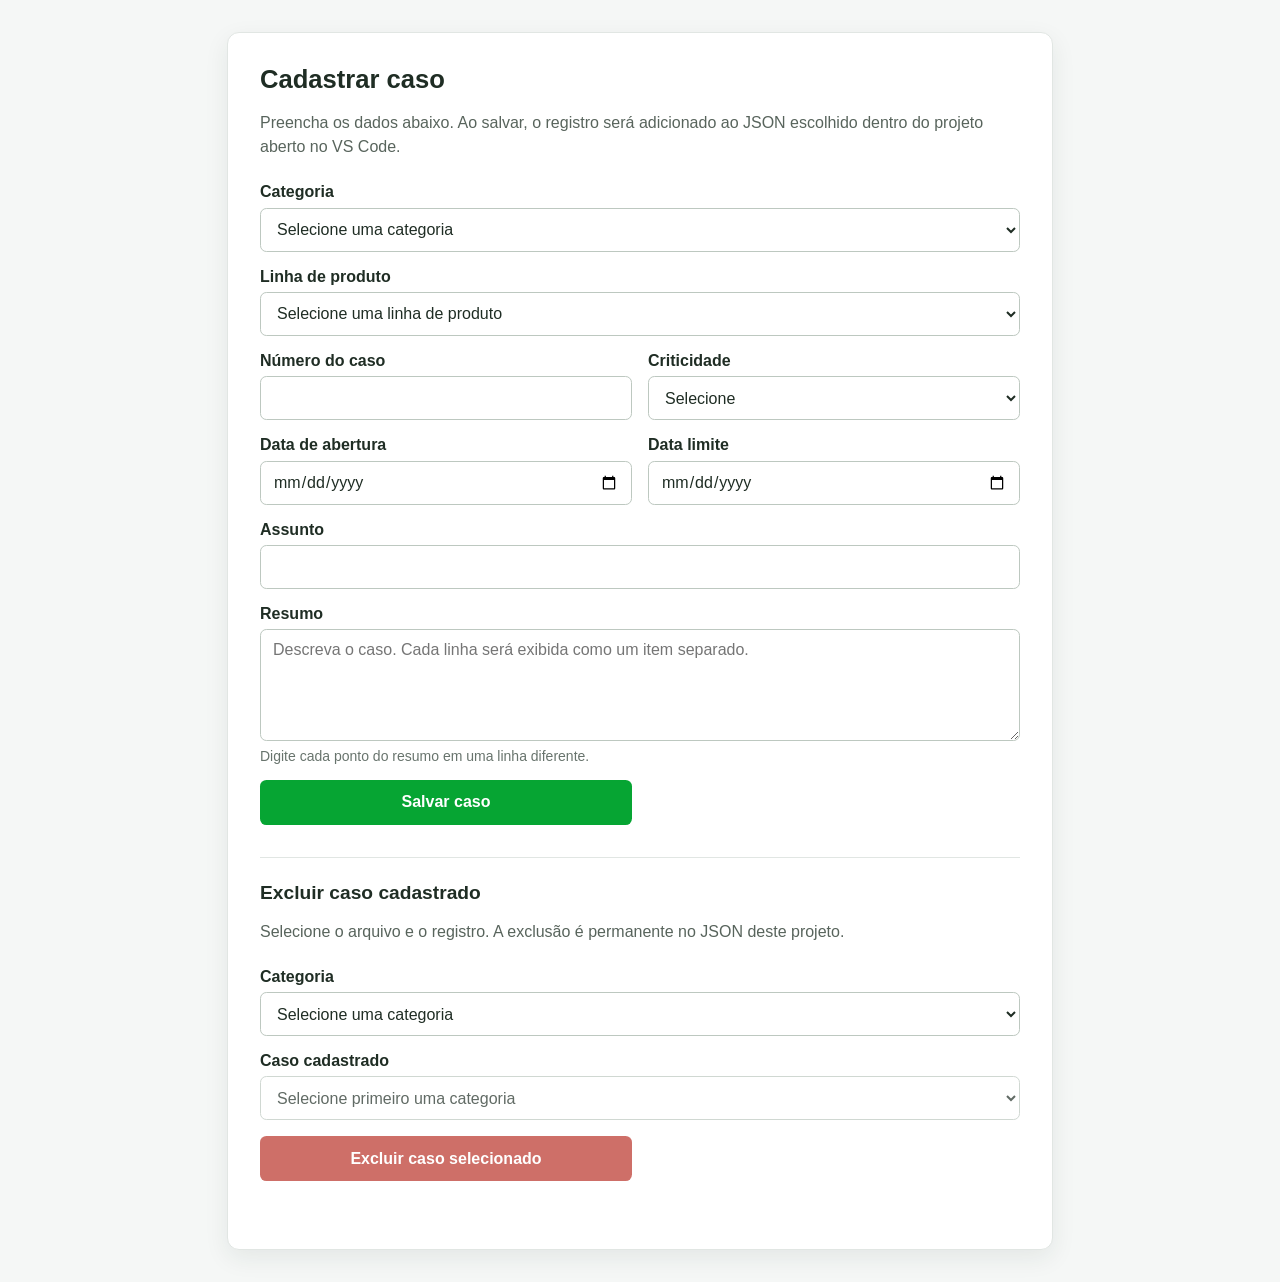
<file: tools/cadastro-casos/index.html>
<!DOCTYPE html>
<html lang="pt-BR">
<head>
  <!-- Metadados e título da tela local de cadastro. -->
  <meta charset="utf-8">
  <meta name="viewport" content="width=device-width, initial-scale=1">
  <title>Painel PV - Cadastro de caso</title>
  <style>
    /* Estilos locais: esta tela não depende de bibliotecas ou serviços externos. */
    :root {
      font-family: "Segoe UI", Arial, sans-serif;
      color: #1f2d24;
      background: #f5f7f6;
    }
    body {
      margin: 0;
      padding: 2rem 1rem;
    }
    main {
      max-width: 760px;
      margin: 0 auto;
      padding: 2rem;
      background: #fff;
      border: 1px solid #e1e6e3;
      border-radius: 0.75rem;
      box-shadow: 0 0.5rem 1.5rem rgba(31, 45, 36, 0.08);
    }
    h1 {
      margin-top: 0;
      font-size: 1.6rem;
    }
    .intro {
      color: #58645c;
      line-height: 1.5;
    }
    .environment-warning {
      margin: 1rem 0;
      padding: 1rem;
      border: 1px solid #e6a700;
      border-radius: 0.4rem;
      background: #fff8e1;
      color: #594300;
      line-height: 1.5;
    }
    .environment-warning a {
      color: inherit;
      font-weight: 700;
    }
    .delete-section {
      margin-top: 2rem;
      padding-top: 1.5rem;
      border-top: 1px solid #e1e6e3;
    }
    .delete-section h2 {
      margin-top: 0;
      font-size: 1.2rem;
    }
    form {
      display: grid;
      grid-template-columns: repeat(2, minmax(0, 1fr));
      gap: 1rem;
      margin-top: 1.5rem;
    }
    .field {
      display: flex;
      flex-direction: column;
      gap: 0.4rem;
    }
    .field-wide {
      grid-column: 1 / -1;
    }
    label {
      font-weight: 650;
    }
    input,
    select,
    textarea {
      box-sizing: border-box;
      width: 100%;
      min-height: 2.75rem;
      padding: 0.65rem 0.75rem;
      border: 1px solid #bdc8c0;
      border-radius: 0.4rem;
      background: #fff;
      color: inherit;
      font: inherit;
    }
    textarea {
      min-height: 7rem;
      resize: vertical;
    }
    input:focus,
    select:focus,
    textarea:focus {
      outline: 3px solid rgba(6, 203, 63, 0.2);
      border-color: #05a534;
    }
    .hint {
      margin: 0;
      color: #68746d;
      font-size: 0.875rem;
    }
    button {
      min-height: 2.8rem;
      padding: 0.65rem 1rem;
      border: 0;
      border-radius: 0.4rem;
      background: #06a533;
      color: #fff;
      font: inherit;
      font-weight: 700;
      cursor: pointer;
    }
    button:disabled {
      cursor: wait;
      opacity: 0.65;
    }
    #status {
      min-height: 1.5rem;
      align-self: center;
      line-height: 1.4;
    }
    #status[data-type="success"] {
      color: #087b2d;
    }
    #status[data-type="error"] {
      color: #b42318;
    }
    .button-danger {
      background: #b42318;
    }
    #delete-status {
      min-height: 1.5rem;
      margin: 0.75rem 0 0;
      line-height: 1.4;
    }
    #delete-status[data-type="success"] {
      color: #087b2d;
    }
    #delete-status[data-type="error"] {
      color: #b42318;
    }
    @media (max-width: 600px) {
      body {
        padding: 1rem 0.6rem;
      }
      main {
        padding: 1.25rem;
      }
      form {
        grid-template-columns: 1fr;
      }
      .field-wide {
        grid-column: auto;
      }
    }
  </style>
</head>
<body>
  <main>
    <h1>Cadastrar caso</h1>
    <p class="intro">
      Preencha os dados abaixo. Ao salvar, o registro será adicionado ao JSON escolhido
      dentro do projeto aberto no VS Code.
    </p>
    <div id="environment-warning" class="environment-warning" role="alert" hidden>
      Para listar, cadastrar ou excluir casos, abra esta ferramenta pelo servidor local.
      Inicie a tarefa <strong>Iniciar formulário de casos</strong> no VS Code e acesse
      <a href="http://127.0.0.1:4179/">http://127.0.0.1:4179/</a>.
      Abrir este arquivo diretamente (file://) impede a comunicação com a API.
    </div>

    <!-- O formulário envia os dados ao servidor local iniciado pela tarefa do VS Code. -->
    <form id="case-form">
      <div class="field field-wide">
        <label for="categoria">Categoria</label>
        <select id="categoria" name="categoria" required>
          <option value="">Selecione uma categoria</option>
          <option value="analises-defeito">Análises de Defeito</option>
          <option value="analises-sugestao">Análises de Sugestões</option>
          <option value="analises-falha">Análises de Falhas no Processo</option>
        </select>
      </div>

      <div class="field field-wide">
        <label for="linha-produto">Linha de produto</label>
        <select id="linha-produto" name="linhaProduto" required>
          <option value="">Selecione uma linha de produto</option>
          <option>Alarmes</option>
          <option>Sensores</option>
          <option>Guardian</option>
        </select>
      </div>

      <div class="field">
        <label for="caso">Número do caso</label>
        <input id="caso" name="caso" type="text" maxlength="100" required>
      </div>

      <div class="field">
        <label for="criticidade">Criticidade</label>
        <select id="criticidade" name="criticidade" required>
          <option value="">Selecione</option>
          <option>Baixa</option>
          <option>Média</option>
          <option>Alta</option>
          <option>Muito Alta</option>
        </select>
      </div>

      <div class="field">
        <label for="data-abertura">Data de abertura</label>
        <input id="data-abertura" name="dataAbertura" type="date" required>
      </div>

      <div class="field">
        <label for="data-limite">Data limite</label>
        <input id="data-limite" name="dataLimite" type="date" required>
      </div>

      <div class="field field-wide">
        <label for="assunto">Assunto</label>
        <input id="assunto" name="assunto" type="text" maxlength="200" required>
      </div>

      <div class="field field-wide">
        <label for="resumo">Resumo</label>
        <textarea id="resumo" name="resumo" required
          placeholder="Descreva o caso. Cada linha será exibida como um item separado."></textarea>
        <p class="hint">Digite cada ponto do resumo em uma linha diferente.</p>
      </div>

      <button id="submit-button" type="submit">Salvar caso</button>
      <div id="status" role="status" aria-live="polite"></div>
    </form>

    <!-- A exclusão usa a categoria, o registro escolhido e sua impressão atual para evitar alvos desatualizados. -->
    <section class="delete-section" aria-labelledby="delete-title">
      <h2 id="delete-title">Excluir caso cadastrado</h2>
      <p class="intro">Selecione o arquivo e o registro. A exclusão é permanente no JSON deste projeto.</p>
      <form id="delete-form">
        <div class="field field-wide">
          <label for="delete-category">Categoria</label>
          <select id="delete-category" name="categoria" required>
            <option value="">Selecione uma categoria</option>
            <option value="analises-defeito">Análises de Defeito</option>
            <option value="analises-sugestao">Análises de Sugestões</option>
            <option value="analises-falha">Análises de Falhas no Processo</option>
          </select>
        </div>
        <div class="field field-wide">
          <label for="delete-record">Caso cadastrado</label>
          <select id="delete-record" name="registro" required disabled>
            <option value="">Selecione primeiro uma categoria</option>
          </select>
        </div>
        <button id="delete-button" class="button-danger" type="submit" disabled>Excluir caso selecionado</button>
      </form>
      <p id="delete-status" role="status" aria-live="polite"></p>
    </section>
  </main>

  <script>
    // O navegador não permite que uma página file:// acesse a API local por caminhos relativos.
    if (window.location.protocol === 'file:') {
      document.getElementById('environment-warning').hidden = false;
      document.querySelectorAll('#case-form input, #case-form select, #case-form textarea, #case-form button, ' +
        '#delete-form select, #delete-form button').forEach((control) => {
        control.disabled = true;
      });
    }

    // Converte a data ISO do navegador para o formato de texto esperado pelo servidor.
    function toDateParts(value) {
      return value ? value.split('-').map(Number) : [];
    }

    // Envia o formulário e apresenta o resultado sem recarregar a página.
    document.getElementById('case-form').addEventListener('submit', async (event) => {
      event.preventDefault();

      const form = event.currentTarget;
      const button = document.getElementById('submit-button');
      const status = document.getElementById('status');
      const formData = new FormData(form);
      const abertura = toDateParts(formData.get('dataAbertura'));
      const limite = toDateParts(formData.get('dataLimite'));
      const payload = {
        categoria: formData.get('categoria'),
        linhaProduto: formData.get('linhaProduto'),
        caso: formData.get('caso'),
        assunto: formData.get('assunto'),
        criticidade: formData.get('criticidade'),
        dataAbertura: abertura.length ? `${abertura[0]}-${String(abertura[1]).padStart(2, '0')}-${String(abertura[2]).padStart(2, '0')}` : '',
        dataLimite: limite.length ? `${limite[0]}-${String(limite[1]).padStart(2, '0')}-${String(limite[2]).padStart(2, '0')}` : '',
        resumo: String(formData.get('resumo') || '').split(/\r?\n/)
      };

      button.disabled = true;
      status.dataset.type = '';
      status.textContent = 'Salvando...';

      try {
        const response = await fetch('/api/casos', {
          method: 'POST',
          headers: { 'Content-Type': 'application/json' },
          body: JSON.stringify(payload)
        });
        const result = await response.json();
        if (!response.ok) {
          throw new Error(result.error || 'Não foi possível salvar o caso.');
        }

        status.dataset.type = 'success';
        status.textContent = `${result.message} A alteração está disponível no Source Control do VS Code.`;
        form.reset();
      } catch (error) {
        status.dataset.type = 'error';
        status.textContent = error.message || 'Falha ao conectar com o servidor local.';
      } finally {
        button.disabled = false;
      }
    });

    // Consulta a lista atual da categoria e preenche o seletor de exclusão.
    async function loadCasesForDeletion() {
      const category = document.getElementById('delete-category').value;
      const select = document.getElementById('delete-record');
      const button = document.getElementById('delete-button');
      const status = document.getElementById('delete-status');
      select.replaceChildren(new Option(category ? 'Carregando casos...' : 'Selecione primeiro uma categoria', ''));
      select.disabled = true;
      button.disabled = true;
      status.textContent = '';
      status.dataset.type = '';
      if (!category) {
        return;
      }

      try {
        const response = await fetch(`/api/casos?categoria=${encodeURIComponent(category)}`);
        const result = await response.json();
        if (!response.ok) {
          throw new Error(result.error || 'Não foi possível carregar os casos.');
        }

        select.replaceChildren(new Option(
          result.cases.length ? 'Selecione um caso' : 'Não há casos cadastrados nesta categoria',
          ''
        ));
        result.cases.forEach((record) => {
          const option = new Option(record.label, String(record.index));
          option.dataset.fingerprint = record.fingerprint;
          select.add(option);
        });
        select.disabled = result.cases.length === 0;
      } catch (error) {
        select.replaceChildren(new Option('Falha ao carregar os casos', ''));
        status.dataset.type = 'error';
        status.textContent = error.message || 'Falha ao conectar com o servidor local.';
      }
    }

    // Habilita exclusão somente depois que um registro válido estiver selecionado.
    document.getElementById('delete-category').addEventListener('change', loadCasesForDeletion);
    document.getElementById('delete-record').addEventListener('change', (event) => {
      document.getElementById('delete-button').disabled = !event.currentTarget.value;
    });

    // Exige confirmação explícita antes de apagar o registro selecionado do JSON.
    document.getElementById('delete-form').addEventListener('submit', async (event) => {
      event.preventDefault();

      const category = document.getElementById('delete-category').value;
      const select = document.getElementById('delete-record');
      const option = select.selectedOptions[0];
      const status = document.getElementById('delete-status');
      const button = document.getElementById('delete-button');
      if (!option || !select.value || !window.confirm(`Excluir ${option.textContent}? Esta ação não pode ser desfeita.`)) {
        return;
      }

      button.disabled = true;
      status.dataset.type = '';
      status.textContent = 'Excluindo...';

      try {
        const response = await fetch('/api/casos', {
          method: 'DELETE',
          headers: { 'Content-Type': 'application/json' },
          body: JSON.stringify({
            categoria: category,
            index: Number(select.value),
            fingerprint: option.dataset.fingerprint
          })
        });
        const result = await response.json();
        if (!response.ok) {
          throw new Error(result.error || 'Não foi possível excluir o caso.');
        }

        const successMessage = result.message;
        await loadCasesForDeletion();
        status.dataset.type = 'success';
        status.textContent = successMessage;
      } catch (error) {
        status.dataset.type = 'error';
        status.textContent = error.message || 'Falha ao conectar com o servidor local.';
      } finally {
        button.disabled = !select.value;
      }
    });
  </script>
</body>
</html>
</file>
